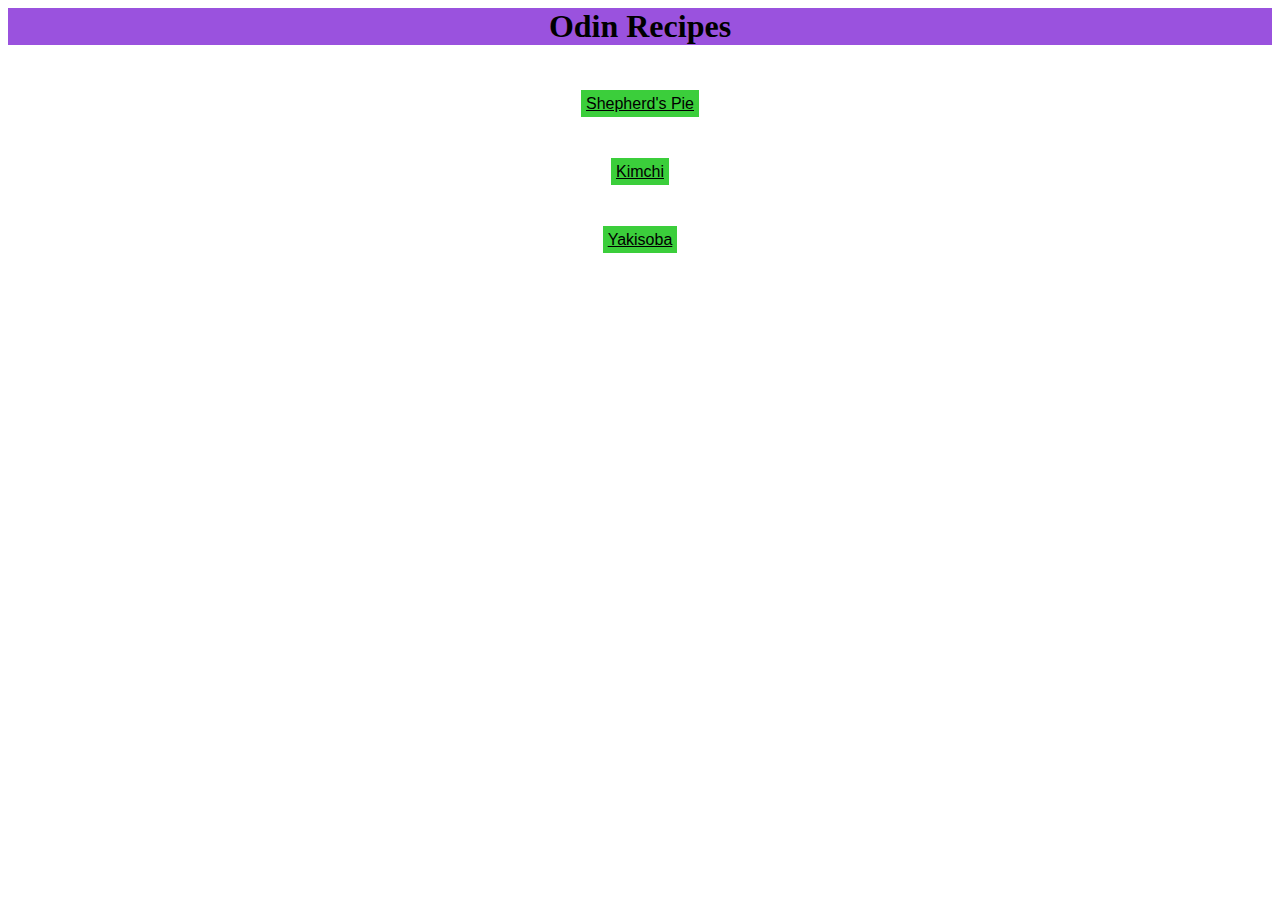
<file: index.html>
<!DOCTYPE html>
<html lang="en">
<head>
    <meta charset="UTF-8">
    <meta name="viewport" content="width=device-width, initial-scale=1.0">
    <link rel="stylesheet" href="./styles.css">
    <title>Homepage</title>
</head>
<body>
    <h1 id="title">Odin Recipes</h1>
    <p><a class="recipe" href="./recipes/shepherds-pie.html">Shepherd's Pie</a></p>
    <p><a class="recipe" href="./recipes/kimchi.html">Kimchi</a></p>
    <p><a class="recipe" href="./recipes/yakisoba.html">Yakisoba</a></p>
</body>
</html>
</file>
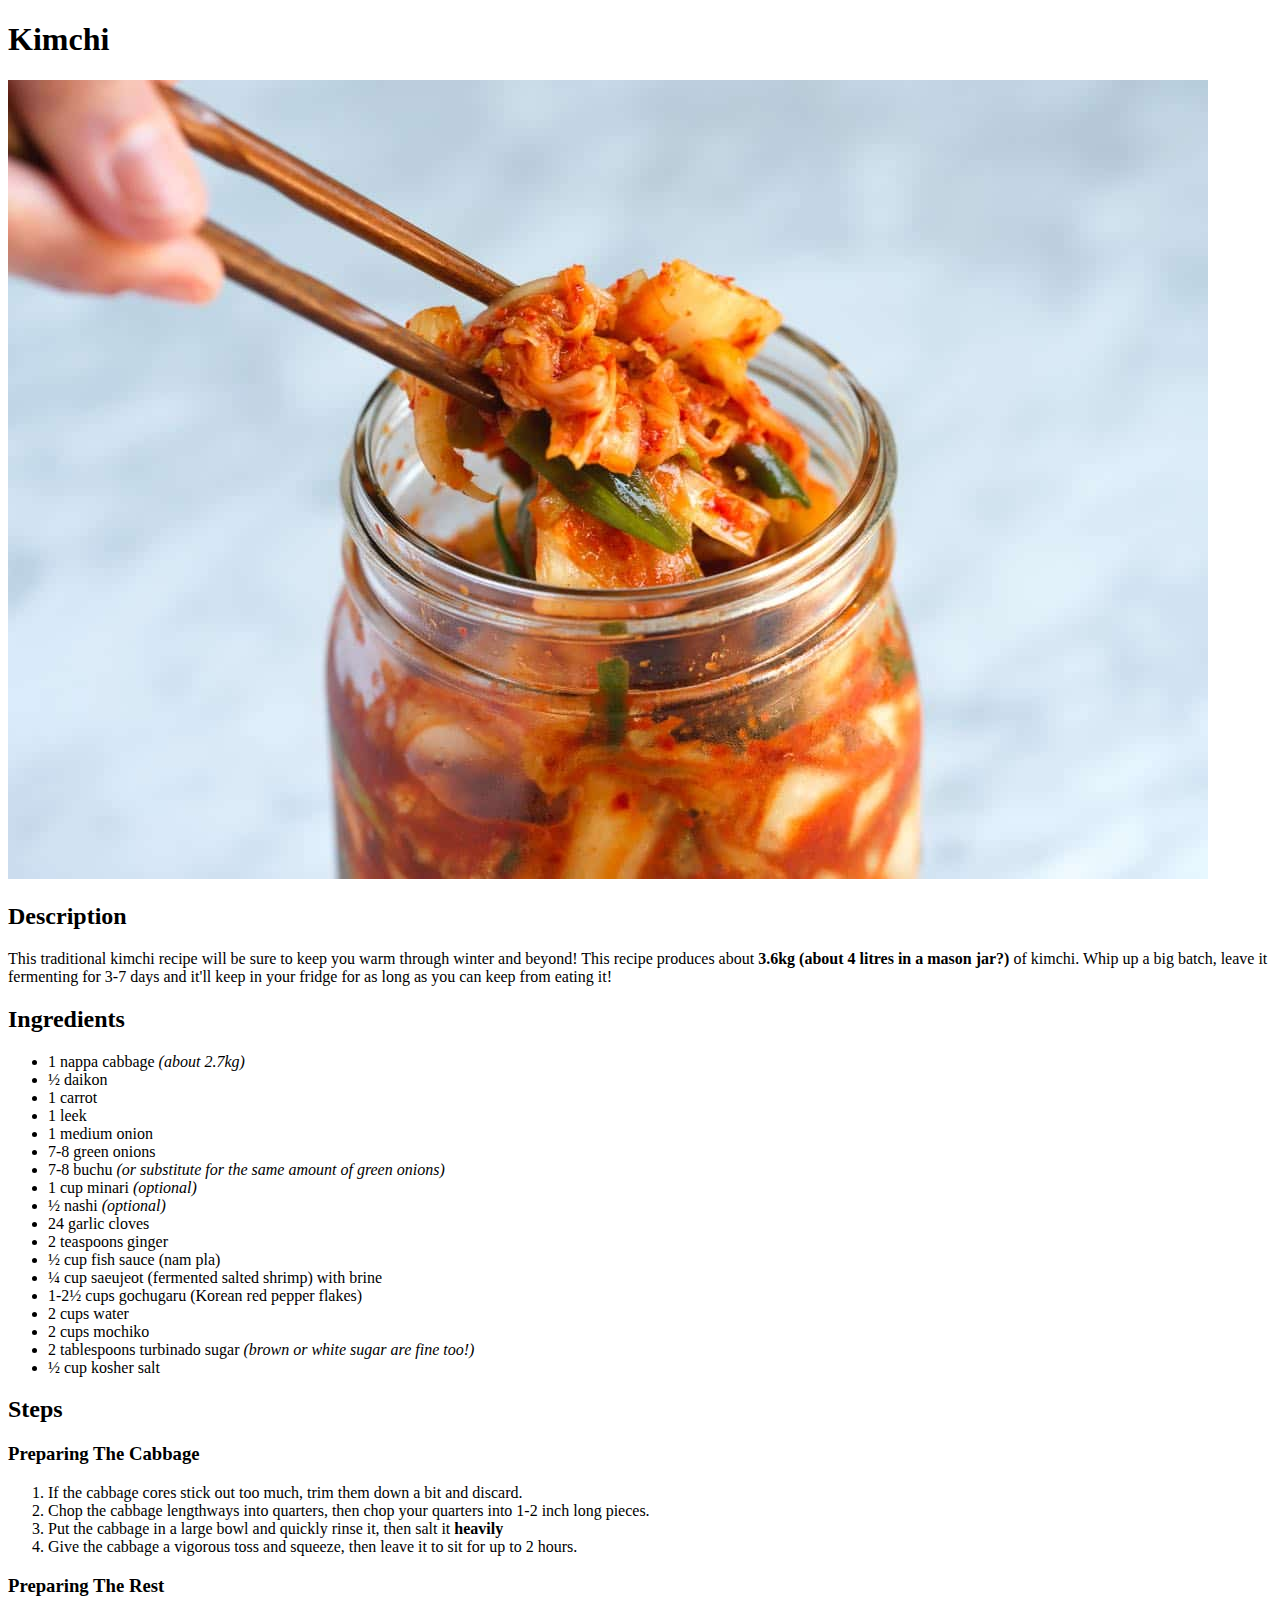
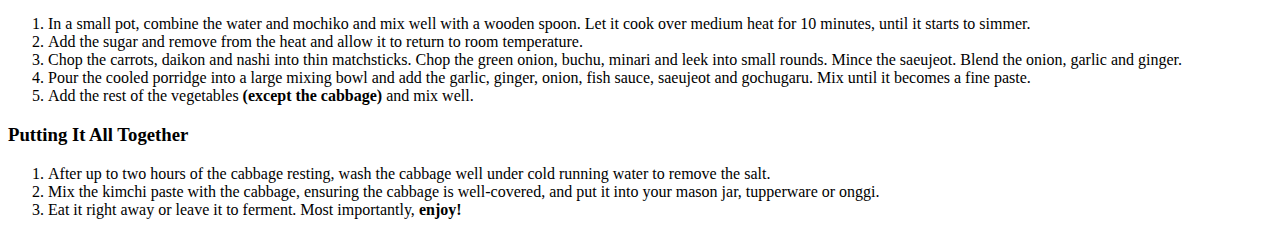
<file: recipes/kimchi.html>
<!DOCTYPE html>
<html lang="en">
<head>
    <meta charset="UTF-8">
    <meta name="viewport" content="width=device-width, initial-scale=1.0">
    <title>Kimchi</title>
</head>
<body>
    <!--heading-->
    <h1>Kimchi</h1>
    <img src="../images/kimchi.jpg" alt="Kimchi being lifted out of a jar by chopsticks" width="1200" height="799">

    <!--description-->
    <h2>Description</h2>
    <p>This traditional kimchi recipe will be sure to keep you warm through winter and beyond!
    This recipe produces about <strong>3.6kg (about 4 litres in a mason jar?)</strong> of kimchi.
    Whip up a big batch, leave it fermenting for 3-7 days and it'll keep in your fridge for as long as you can keep from eating it!</p>

    <!--ingredients-->
    <h2>Ingredients</h2>
    <ul>
        <li>1 nappa cabbage <em>(about 2.7kg)</em></li>
        <li>½ daikon</li>
        <li>1 carrot</li>
        <li>1 leek</li>
        <li>1 medium onion</li>
        <li>7-8 green onions</li>
        <li>7-8 buchu <em>(or substitute for the same amount of green onions)</em></li>
        <li>1 cup minari <em>(optional)</em></li>
        <li>½ nashi <em>(optional)</em></li>
        <li>24 garlic cloves</li>
        <li>2 teaspoons ginger</li>
        <li>½ cup fish sauce (nam pla)</li>
        <li>¼ cup saeujeot (fermented salted shrimp) with brine</li>
        <li>1-2½ cups gochugaru (Korean red pepper flakes)</li>
        <li>2 cups water</li>
        <li>2 cups mochiko</li>
        <li>2 tablespoons turbinado sugar <em>(brown or white sugar are fine too!)</em></li>
        <li>½ cup kosher salt</li>
    </ul>

    <!--steps-->
    <h2>Steps</h2>
    <h3>Preparing The Cabbage</h3>
    <ol>
        <li>If the cabbage cores stick out too much, trim them down a bit and discard.</li>
        <li>Chop the cabbage lengthways into quarters, then chop your quarters into 1-2 inch long pieces.</li>
        <li>Put the cabbage in a large bowl and quickly rinse it, then salt it <strong>heavily</strong></li>
        <li>Give the cabbage a vigorous toss and squeeze, then leave it to sit for up to 2 hours.</li>
    </ol>
    <h3>Preparing The Rest</h3>
    <ol>
    
        <li>In a small pot, combine the water and mochiko and mix well with a wooden spoon. Let it cook over medium heat for 10 minutes, until it starts to simmer.</li>
        <li>Add the sugar and remove from the heat and allow it to return to room temperature.</li>
        <li>Chop the carrots, daikon and nashi into thin matchsticks. Chop the green onion, buchu, minari and leek into small rounds. Mince the saeujeot. Blend the onion, garlic and ginger.</li>
        <li>Pour the cooled porridge into a large mixing bowl and add the garlic, ginger, onion, fish sauce, saeujeot and gochugaru. Mix until it becomes a fine paste.</li>
        <li>Add the rest of the vegetables <strong>(except the cabbage)</strong> and mix well.</li>
    </ol>
    <h3>Putting It All Together</h3>
    <ol>
        <li>After up to two hours of the cabbage resting, wash the cabbage well under cold running water to remove the salt.</li>
        <li>Mix the kimchi paste with the cabbage, ensuring the cabbage is well-covered, and put it into your mason jar, tupperware or onggi.</li>
        <li>Eat it right away or leave it to ferment. Most importantly, <strong>enjoy!</strong></li>
    </ol>
</body>
</html>
</file>
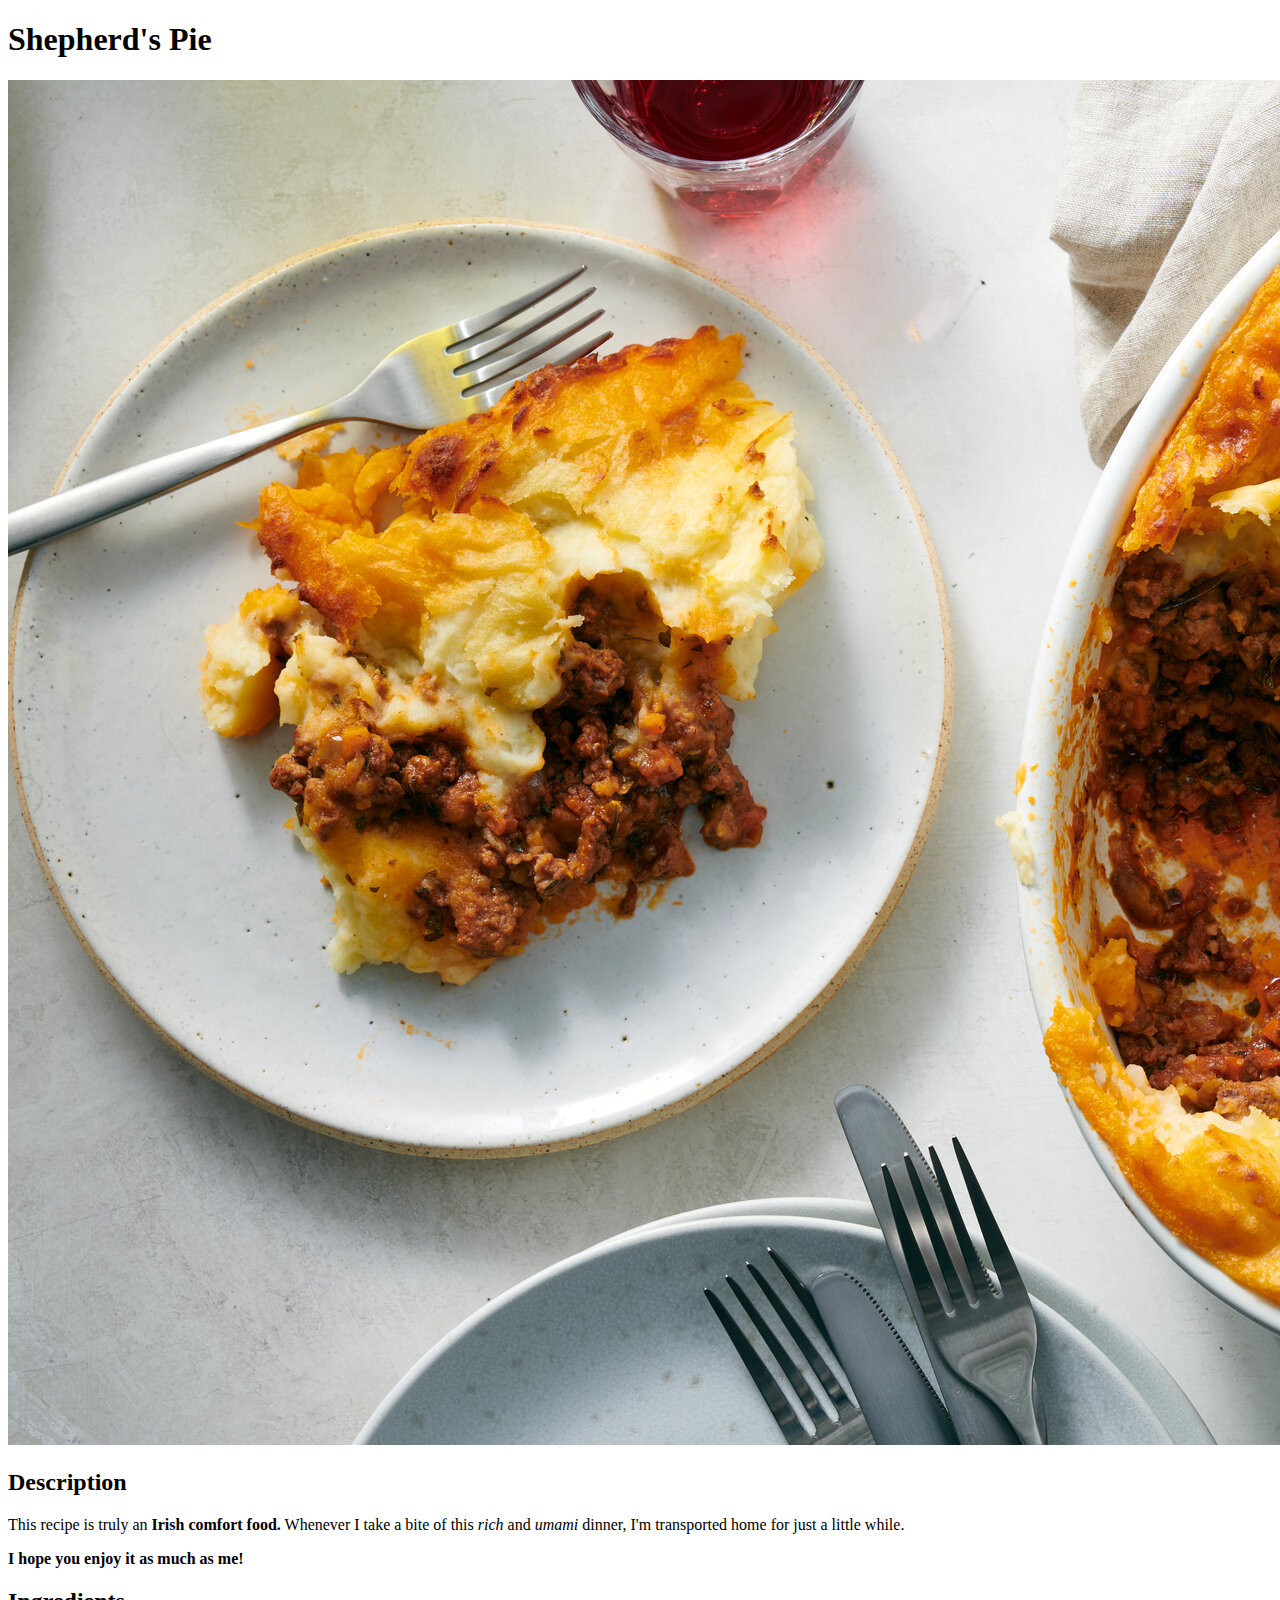
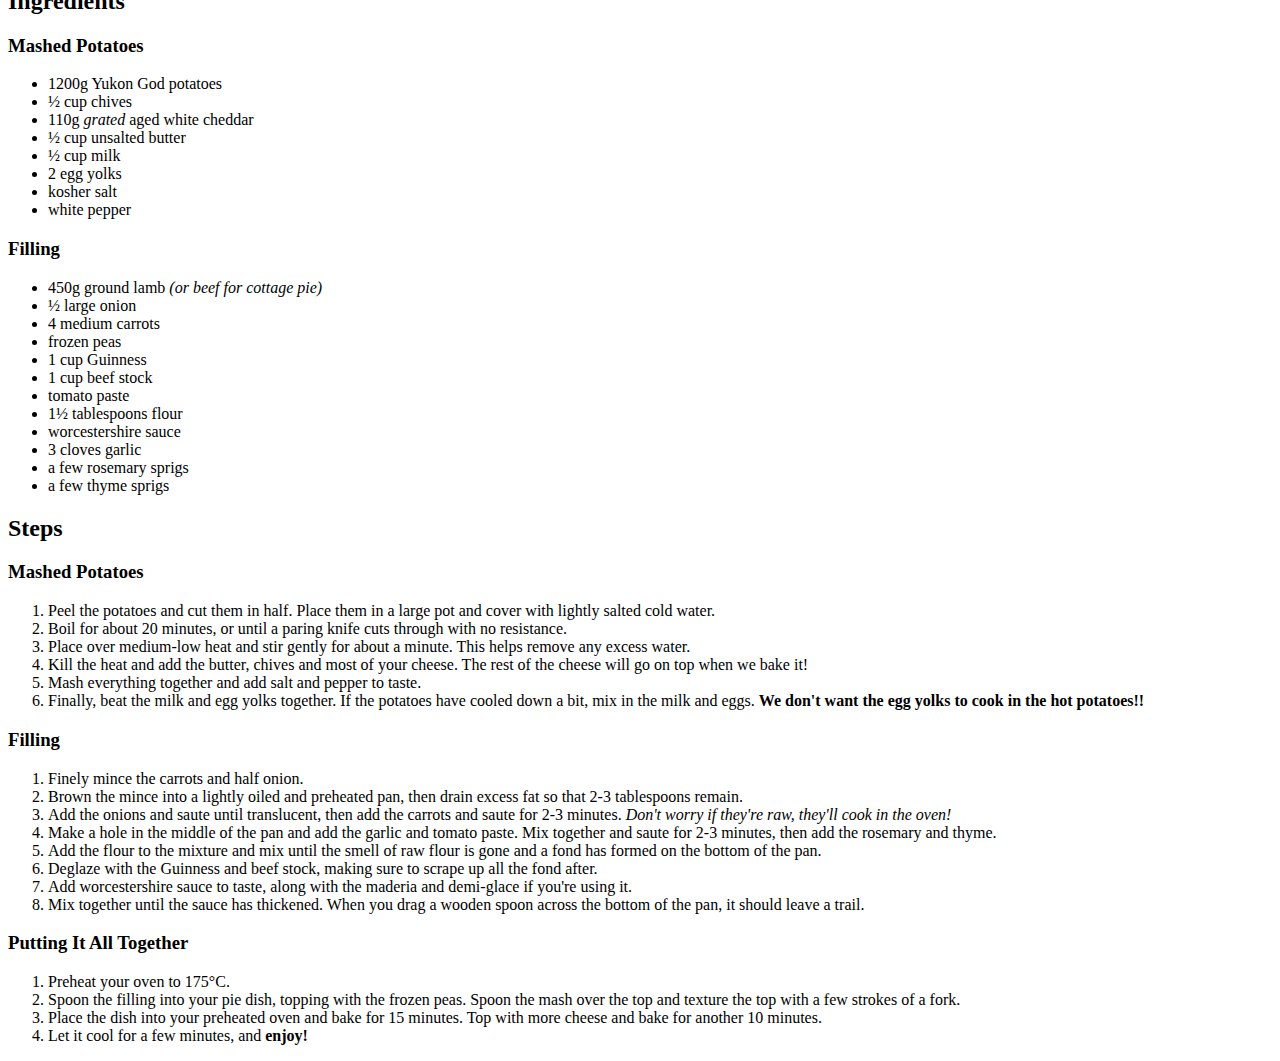
<file: recipes/shepherds-pie.html>
<!DOCTYPE html>
<html lang="en">
<head>
    <meta charset="UTF-8">
    <meta name="viewport" content="width=device-width, initial-scale=1.0">
    <title>Shepherd's Pie</title>
</head>
<body>
    <!--heading-->
    <h1>Shepherd's Pie</h1>
    <img src="../images/shepherds-pie.jpg" alt="An image of shepherd's pie" width="2048" height="1365">

    <!--description-->
    <h2>Description</h2>
    <p>This recipe is truly an <strong>Irish comfort food.</strong>
    Whenever I take a bite of this <em>rich</em> and <em>umami</em> dinner, I'm transported home for just a little while.<p>
    </p><strong>I hope you enjoy it as much as me!</strong></p>

    <!--ingredients-->
    <h2>Ingredients</h2>
    <h3>Mashed Potatoes</h3>
    <ul>
        <li>1200g Yukon God potatoes</li>
        <li>½ cup chives</li>
        <li>110g <em>grated</em> aged white cheddar</li>
        <li>½ cup unsalted butter</li>
        <li>½ cup milk</li>
        <li>2 egg yolks</li>
        <li>kosher salt</li>
        <li>white pepper</li>
    </ul>
    <h3>Filling</h3>
    <ul>
        <li>450g ground lamb <em>(or beef for cottage pie)</em></li>
        <li>½ large onion</li>
        <li>4 medium carrots</li>
        <li>frozen peas</li>
        <li>1 cup Guinness</li>
        <li>1 cup beef stock</li>
        <li>tomato paste</li>
        <li>1½ tablespoons flour</li>
        <li>worcestershire sauce</li>
        <li>3 cloves garlic</li>
        <li>a few rosemary sprigs</li>
        <li>a few thyme sprigs</li>
    </ul>

    <!--steps-->
    <h2>Steps</h2>
    <h3>Mashed Potatoes</h3>
    <ol>
        <li>Peel the potatoes and cut them in half. Place them in a large pot and cover with lightly salted cold water.</li>
        <li>Boil for about 20 minutes, or until a paring knife cuts through with no resistance.</li>
        <li>Place over medium-low heat and stir gently for about a minute. This helps remove any excess water.</li>
        <li>Kill the heat and add the butter, chives and most of your cheese. The rest of the cheese will go on top when we bake it!</li>
        <li>Mash everything together and add salt and pepper to taste.</li>
        <li>Finally, beat the milk and egg yolks together. If the potatoes have cooled down a bit, mix in the milk and eggs. <strong>We don't want the egg yolks to cook in the hot potatoes!!</strong></li>
    </ol>
    <h3>Filling</h3>
    <ol>
        <li>Finely mince the carrots and half onion.</li>
        <li>Brown the mince into a lightly oiled and preheated pan, then drain excess fat so that 2-3 tablespoons remain.</li>
        <li>Add the onions and saute until translucent, then add the carrots and saute for 2-3 minutes. <em>Don't worry if they're raw, they'll cook in the oven!</em></li>
        <li>Make a hole in the middle of the pan and add the garlic and tomato paste. Mix together and saute for 2-3 minutes, then add the rosemary and thyme.</li>
        <li>Add the flour to the mixture and mix until the smell of raw flour is gone and a fond has formed on the bottom of the pan.</li>
        <li>Deglaze with the Guinness and beef stock, making sure to scrape up all the fond after.</li>
        <li>Add worcestershire sauce to taste, along with the maderia and demi-glace if you're using it.</li>
        <li>Mix together until the sauce has thickened. When you drag a wooden spoon across the bottom of the pan, it should leave a trail.</li>
    </ol>
    <h3>Putting It All Together</h3>
    <ol>
        <li>Preheat your oven to 175°C.</li>
        <li>Spoon the filling into your pie dish, topping with the frozen peas. Spoon the mash over the top and texture the top with a few strokes of a fork.</li>
        <li>Place the dish into your preheated oven and bake for 15 minutes. Top with more cheese and bake for another 10 minutes.</li>
        <li>Let it cool for a few minutes, and <strong>enjoy!</strong></li>
    </ol>
</body>
</html>
</file>
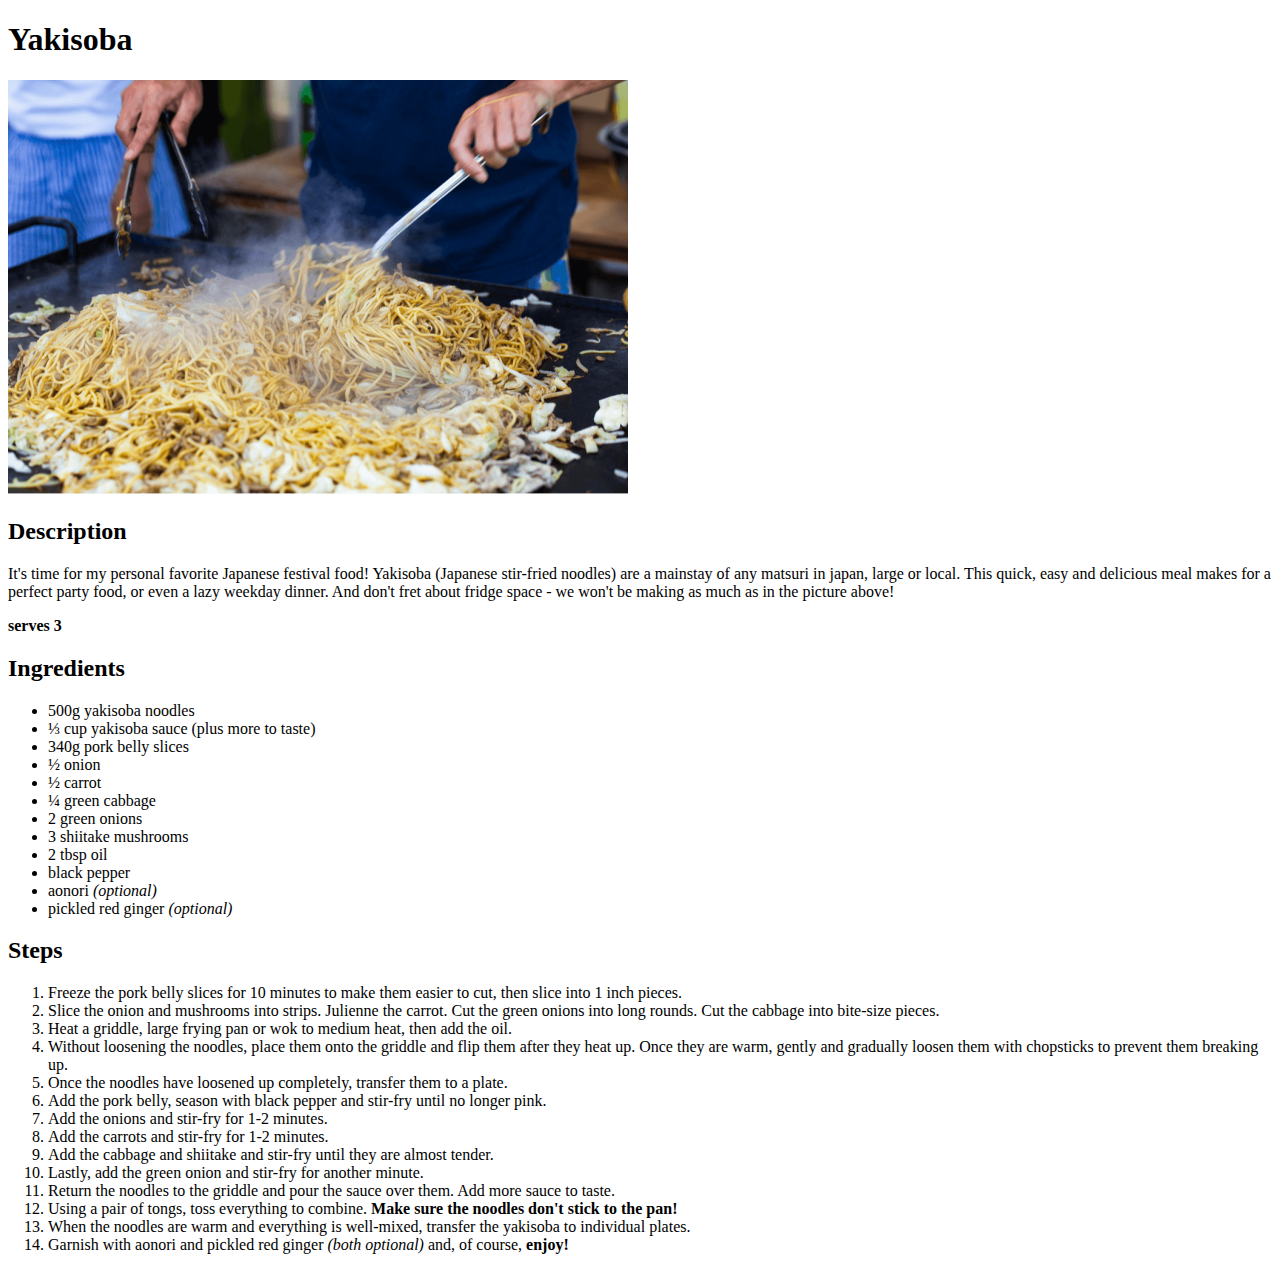
<file: recipes/yakisoba.html>
<!DOCTYPE html>
<html lang="en">
<head>
    <meta charset="UTF-8">
    <meta name="viewport" content="width=device-width, initial-scale=1.0">
    <title>Yakisoba</title>
</head>
<body>
    <!--heading-->
    <h1>Yakisoba</h1>
    <img src="../images/yakisoba.jpg" alt="street vendor cooking yakisoba" width="620" height="414">

    <!--description-->
    <h2>Description</h2>
    <p>It's time for my personal favorite Japanese festival food!
    Yakisoba (Japanese stir-fried noodles) are a mainstay of any matsuri in japan, large or local.
    This quick, easy and delicious meal makes for a perfect party food, or even a lazy weekday dinner.
    And don't fret about fridge space - we won't be making as much as in the picture above!</p>
    <p><strong>serves 3</strong></p>

    <!--ingredients-->
    <h2>Ingredients</h2>
    <ul>
        <li>500g yakisoba noodles</li>
        <li>⅓ cup yakisoba sauce (plus more to taste)</li>
        <li>340g pork belly slices</li>
        <li>½ onion</li>
        <li>½ carrot</li>
        <li>¼ green cabbage</li>
        <li>2 green onions</li>
        <li>3 shiitake mushrooms</li>
        <li>2 tbsp oil</li>
        <li>black pepper</li>
        <li>aonori <em>(optional)</em></li>
        <li>pickled red ginger <em>(optional)</em></li>
    </ul>

    <!--steps-->
    <h2>Steps</h2>
    <ol>
        <li>Freeze the pork belly slices for 10 minutes to make them easier to cut, then slice into 1 inch pieces.</li>
        <li>Slice the onion and mushrooms into strips. Julienne the carrot. Cut the green onions into long rounds. Cut the cabbage into bite-size pieces.</li>
        <li>Heat a griddle, large frying pan or wok to medium heat, then add the oil.</li>
        <li>Without loosening the noodles, place them onto the griddle and flip them after they heat up. Once they are warm, gently and gradually loosen them with chopsticks to prevent them breaking up.</li>
        <li>Once the noodles have loosened up completely, transfer them to a plate.</li>
        <li>Add the pork belly, season with black pepper and stir-fry until no longer pink.</li>
        <li>Add the onions and stir-fry for 1-2 minutes.</li>
        <li>Add the carrots and stir-fry for 1-2 minutes.</li>
        <li>Add the cabbage and shiitake and stir-fry until they are almost tender.</li>
        <li>Lastly, add the green onion and stir-fry for another minute.</li>
        <li>Return the noodles to the griddle and pour the sauce over them. Add more sauce to taste.</li>
        <li>Using a pair of tongs, toss everything to combine. <strong>Make sure the noodles don't stick to the pan!</strong></li>
        <li>When the noodles are warm and everything is well-mixed, transfer the yakisoba to individual plates.</li>
        <li>Garnish with aonori and pickled red ginger <em>(both optional)</em> and, of course, <strong>enjoy!</strong></li>
    </ol>
</body>
</html>
</file>
<file: styles.css>
#title {
    font-weight: bold;
    text-align: center;
    background-color: rgb(154, 82, 222);
    margin: 0;
}

p {
    margin: 50px auto;
    text-align: center;

}

.recipe {
    font-family: Arial, Helvetica, sans-serif;
    color: black;
    background-color: rgb(59, 206, 59);
    padding: 5px;
}

.recipe:hover {
    background-color: rgb(53, 184, 53);
    transition-duration: 0.2s;
    transition-timing-function: ease-in-out;
}
</file>
